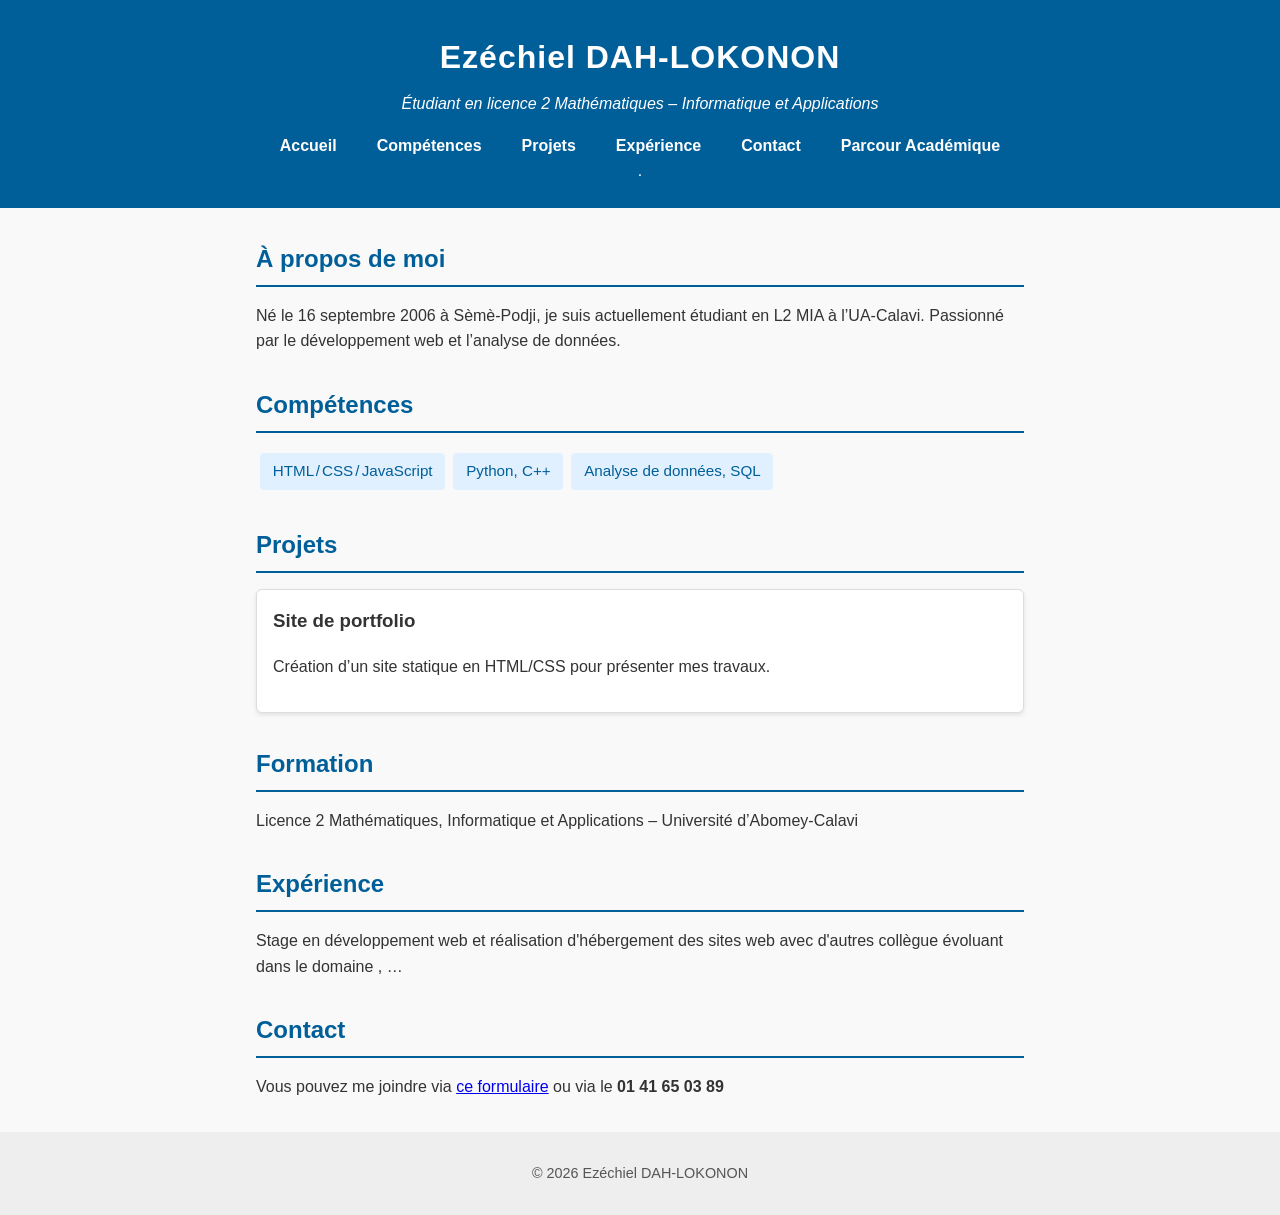
<file: index.html>
<!DOCTYPE html>
<html lang="fr">
<head>
    <meta charset="utf-8">
    <meta name="viewport" content="width=device-width, initial-scale=1">
    <title>Portfolio d’Ezéchiel DAH‑LOKONON</title>
    <!-- lien vers votre feuille de style -->
    <link rel="stylesheet" href="portf.css">
</head>

<body>

    <header>
        <h1>Ezéchiel DAH‑LOKONON</h1>
        <p>Étudiant en licence 2 Mathématiques – Informatique et Applications</p>

        <nav>
            <ul>
                <li><a href="accueil1.html">Accueil</a></li>
                <li><a href="compétences1.html">Compétences</a></li>
                <li><a href="projet1.html">Projets</a></li>
                <li><a href="expérience1.html">Expérience</a></li>
                <li><a href="contact1.html">Contact</a></li>
                <li><a href="skills1.html">Parcour Académique</a></li>
            </ul>
        </nav>.
    </header>

    <main>

        <section id="accueil">
            <h2>À propos de moi</h2>
            <p>Né le 16 septembre 2006 à Sèmè‑Podji, je suis actuellement étudiant en L2 MIA à l’UA‑Calavi. Passionné par le développement web et l’analyse de données.</p>
        </section>

        <section id="skills">
            <h2>Compétences</h2>
            <ul>
                <li>HTML / CSS / JavaScript</li>
                <li>Python, C++</li>
                <li>Analyse de données, SQL</li>
                <!-- ajoutez d'autres compétences -->
            </ul>
        </section>

        <section id="projets">
            <h2>Projets</h2>
            <article>
                <h3>Site de portfolio</h3>
                <p>Création d’un site statique en HTML/CSS pour présenter mes travaux.</p>
            </article>
            <!-- dupliquez l’article pour d’autres projets -->
        </section>

        <section id="education">
            <h2>Formation</h2>
            <p>Licence 2 Mathématiques, Informatique et Applications – Université d’Abomey‑Calavi</p>
        </section>

        <section id="experience">
            <h2>Expérience</h2>
            <p>Stage en développement web et réalisation d'hébergement des sites web avec d'autres collègue évoluant dans le domaine , …</p>
        </section>

        <section id="contact">
            <h2>Contact</h2>
            <p>Vous pouvez me joindre via <a href="formulaire.html">ce formulaire</a> ou via le <strong>01 41 65 03 89</strong></p>
        </section>

   
    </main>  
    <footer>
        <p>© 2026 Ezéchiel DAH‑LOKONON</p>
    </footer>

</body>
</html>
</file>
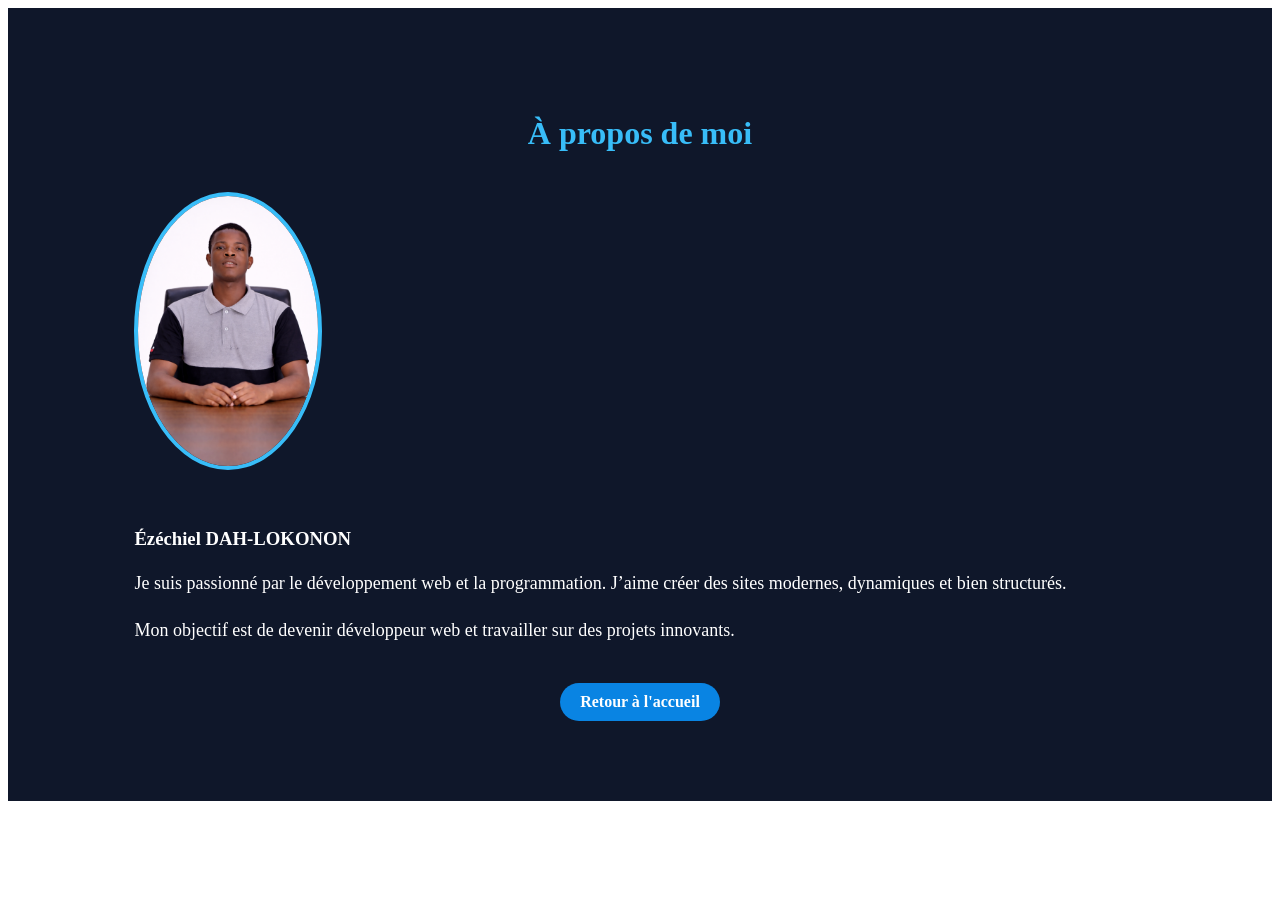
<file: accueil1.html>
<!DOCTYPE html>
<html lang="en">
<head>
    <meta charset="UTF-8">
    <meta name="viewport" content="width=device-width, initial-scale=1.0">
    <title>Document</title>
     <link rel="stylesheet" href="accueil1.css">
</head>
<body>
    <section id="about">
  <h2>À propos de moi</h2>
  <div class="about-container">
    <img src="file_00000000cea4720ab1f042d2f91b3ea4.png" alt="Ma photo" width="150">
    <div>
      <h3>Ézéchiel DAH-LOKONON</h3>
      <p>
        Je suis passionné par le développement web et la programmation.
        J’aime créer des sites modernes, dynamiques et bien structurés.
      </p>
      <p>
        Mon objectif est de devenir développeur web et travailler sur
        des projets innovants.
      </p>
    </div>
  </div>
 <div class="centre">
  <a href="index.html" class="retour">Retour à l'accueil</a>
 </div>
</section>
</body>
</html>
</file>
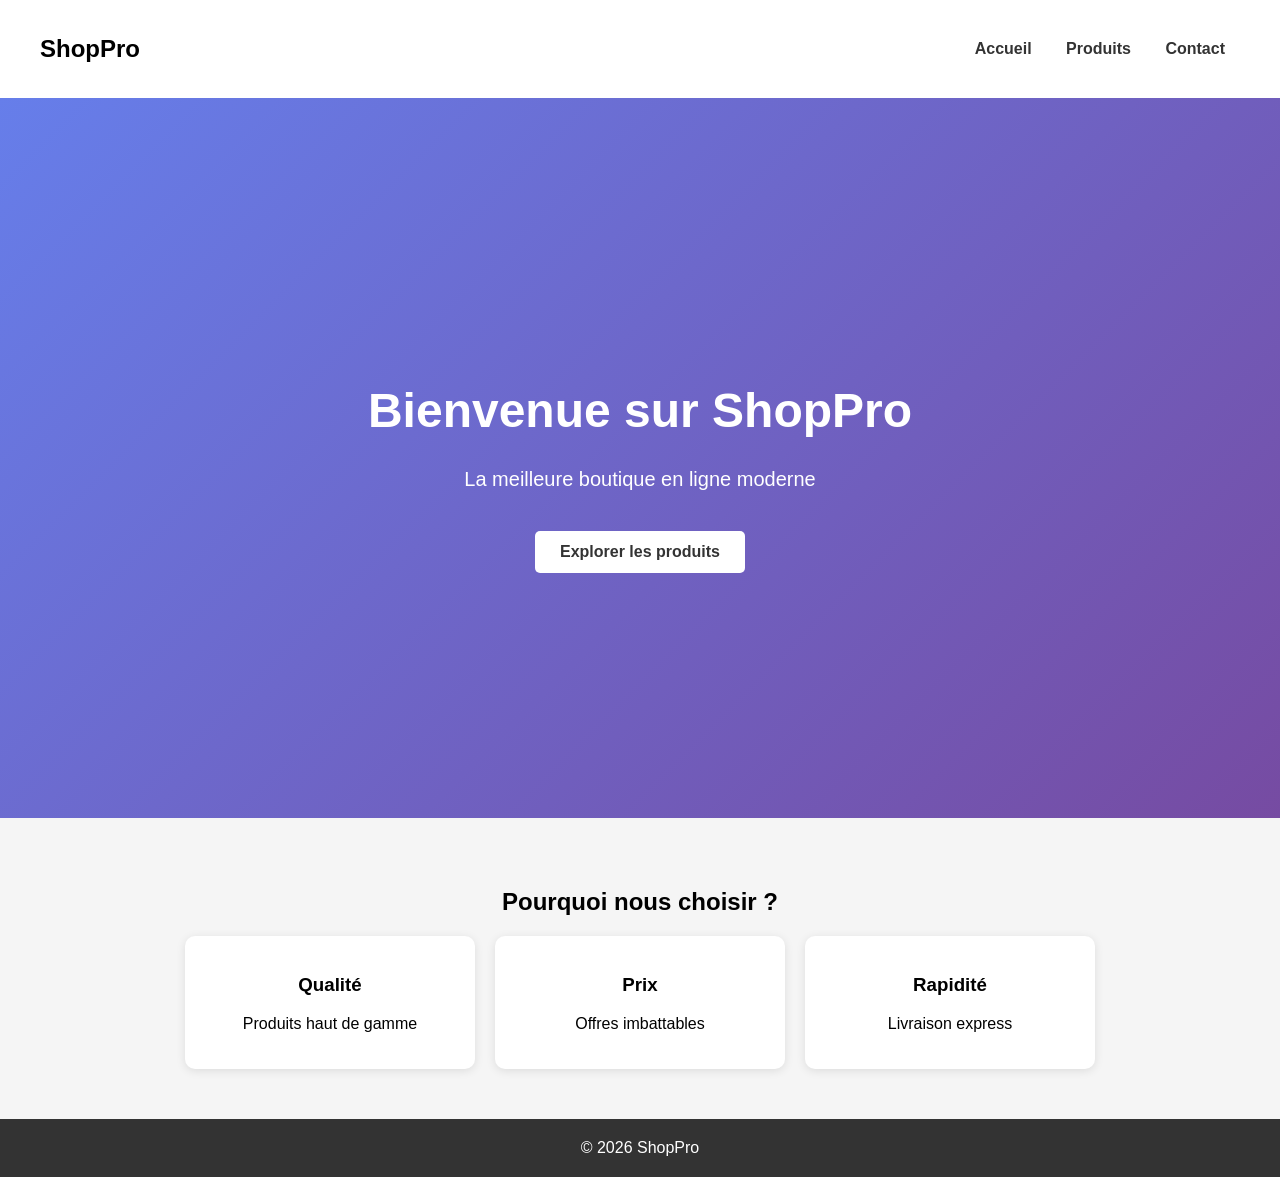
<file: accueilbou.html>
<!DOCTYPE html>
<html lang="fr">
<head>
<meta charset="UTF-8">
<meta name="viewport" content="width=device-width, initial-scale=1.0">
<title>Accueil - ShopPro</title>
<style>
body{margin:0;font-family:Arial;background:#f5f5f5}
header{display:flex;justify-content:space-between;align-items:center;padding:15px 40px;background:#fff;box-shadow:0 2px 5px rgba(0,0,0,0.1)}
nav a{margin:0 15px;text-decoration:none;color:#333;font-weight:bold}
.hero{height:80vh;display:flex;flex-direction:column;justify-content:center;align-items:center;text-align:center;background:linear-gradient(135deg,#667eea,#764ba2);color:white}
.hero h1{font-size:48px;margin-bottom:10px}
.hero p{font-size:20px}
.hero a{margin-top:20px;padding:12px 25px;background:white;color:#333;text-decoration:none;border-radius:5px;font-weight:bold}
.section{padding:50px;text-align:center}
.cards{display:flex;gap:20px;justify-content:center;flex-wrap:wrap}
.card{background:white;padding:20px;border-radius:10px;width:250px;box-shadow:0 2px 10px rgba(0,0,0,0.1)}
footer{text-align:center;padding:20px;background:#333;color:white}
</style>
</head>
<body>
<header>
<h2>ShopPro</h2>
<nav>
<a href="accueilbou.html">Accueil</a>
<a href="produits.html">Produits</a>
<a href="contactsbou.html">Contact</a>
</nav>
</header>
<section class="hero">
<h1>Bienvenue sur ShopPro</h1>
<p>La meilleure boutique en ligne moderne</p>
<a href="produits.html">Explorer les produits</a>
</section>
<section class="section">
<h2>Pourquoi nous choisir ?</h2>
<div class="cards">
<div class="card"><h3>Qualité</h3><p>Produits haut de gamme</p></div>
<div class="card"><h3>Prix</h3><p>Offres imbattables</p></div>
<div class="card"><h3>Rapidité</h3><p>Livraison express</p></div>
</div>
</section>
<footer>© 2026 ShopPro</footer>
</body>
</html>
</file>
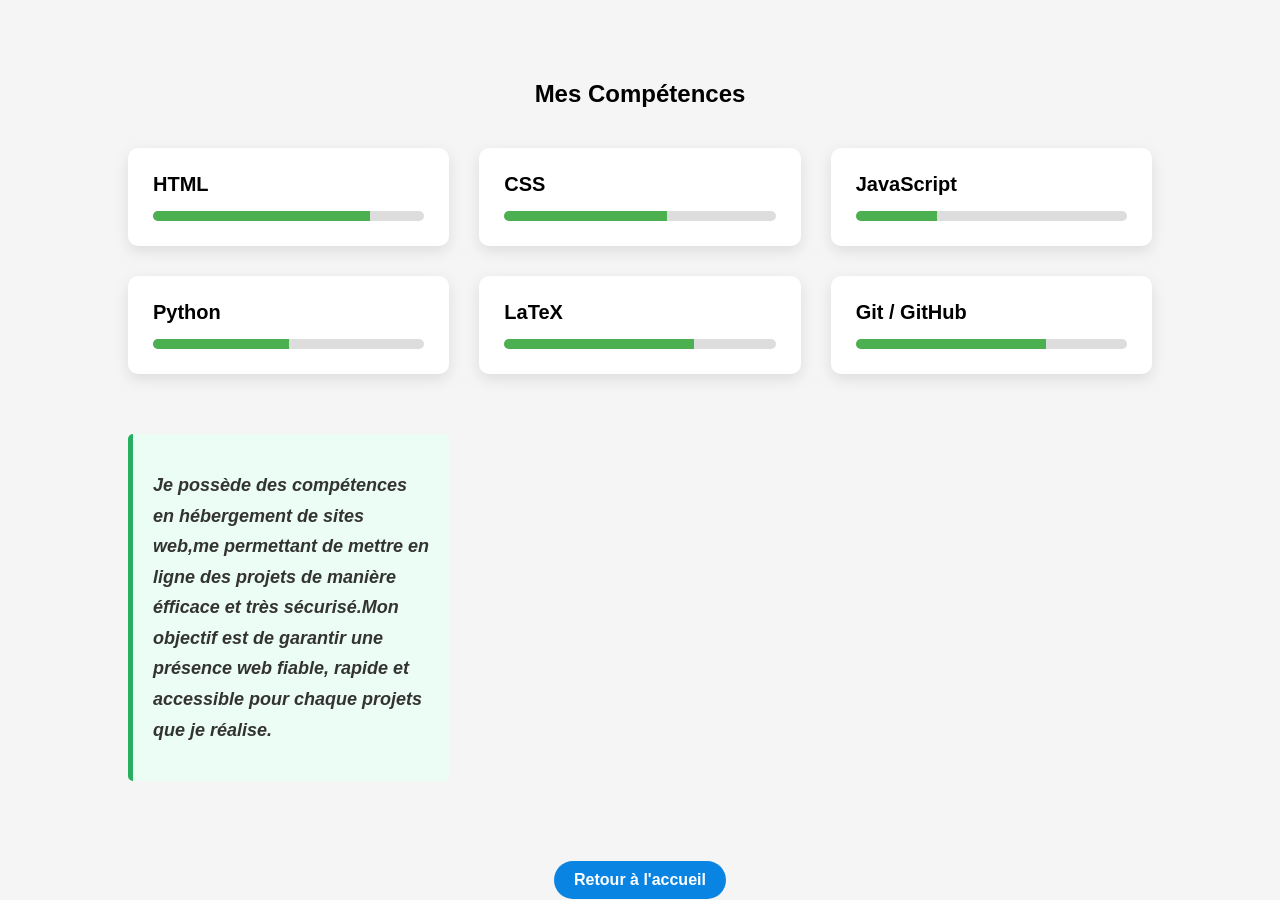
<file: compétences1.html>
<!DOCTYPE html>
<html lang="fr">
<head>
<meta charset="UTF-8">
<meta name="viewport" content="width=device-width, initial-scale=1.0">
<title>Mes Compétences</title>

<style>

body{
    font-family: Arial, sans-serif;
    margin:0;
    padding:0;
    background:#f5f5f5;
}

section{
    padding:60px 10%;
}

h2{
    text-align:center;
    margin-bottom:40px;
}

.skills-container{
    display:grid;
    grid-template-columns:repeat(auto-fit,minmax(250px,1fr));
    gap:30px;
}

.skill-card{
    background:white;
    padding:25px;
    border-radius:10px;
    box-shadow:0 5px 15px rgba(0,0,0,0.1);
    transition:transform 0.3s;
}

.skill-card:hover{
    transform:translateY(-5px);
}

.skill-title{
    font-size:20px;
    margin-bottom:15px;
    font-weight:bold;
}

.progress-bar{
    background:#ddd;
    border-radius:20px;
    overflow:hidden;
    height:10px;
}

.progress{
    height:10px;
    background:#4CAF50;
}

.retour {
  display: inline-block;
  margin-top: 20px;
  padding: 10px 20px;
  background-color: #0984e3;
  color: white;
  text-decoration: none;
  border-radius: 25px;
  font-weight: bold;
  transition: 0.3s;
}

.retour:hover {
  background-color: #0652DD;
  transform: scale(1.05);
}

.centre {
  text-align: center;
}

.description {
    font-size:18px;
    line-height:1.7;
    color:#333;
    text-align:justify;
   
}

.capacite {
  margin-top:30px;
  background:#ecfdf5;
  padding:20px;
  border-left:5px solid #27ae60;
  border-radius:5px;      
}
    

</style>

</head>

<body>

<section id="skills">

<h2>Mes Compétences</h2>

<div class="skills-container">

<div class="skill-card">
<div class="skill-title">HTML</div>
<div class="progress-bar">
<div class="progress" style="width:80%"></div>
</div>
</div>

<div class="skill-card">
<div class="skill-title">CSS</div>
<div class="progress-bar">
<div class="progress" style="width:60%"></div>
</div>
</div>

<div class="skill-card">
<div class="skill-title">JavaScript</div>
<div class="progress-bar">
<div class="progress" style="width:30%"></div>
</div>
</div>

<div class="skill-card">
<div class="skill-title">Python</div>
<div class="progress-bar">
<div class="progress" style="width:50%"></div>
</div>
</div>

<div class="skill-card">
<div class="skill-title">LaTeX</div>
<div class="progress-bar">
<div class="progress" style="width:70%"></div>
</div>
</div>

<div class="skill-card">
<div class="skill-title">Git / GitHub</div>
<div class="progress-bar">
<div class="progress" style="width:70%"></div>
</div>
</div>

<div class="capacite">
<p><strong><em class="description">Je possède des compétences en hébergement de sites web,me permettant de mettre en ligne des projets de manière éfficace et très sécurisé.Mon objectif est de garantir une présence web fiable, rapide et accessible pour chaque projets que je réalise.  </strong> </em></p>
</div>    

</div>

</section>
<div class="centre">
  <a href="index.html" class="retour">Retour à l'accueil</a>
</div>  
</body>
</html>
</file>
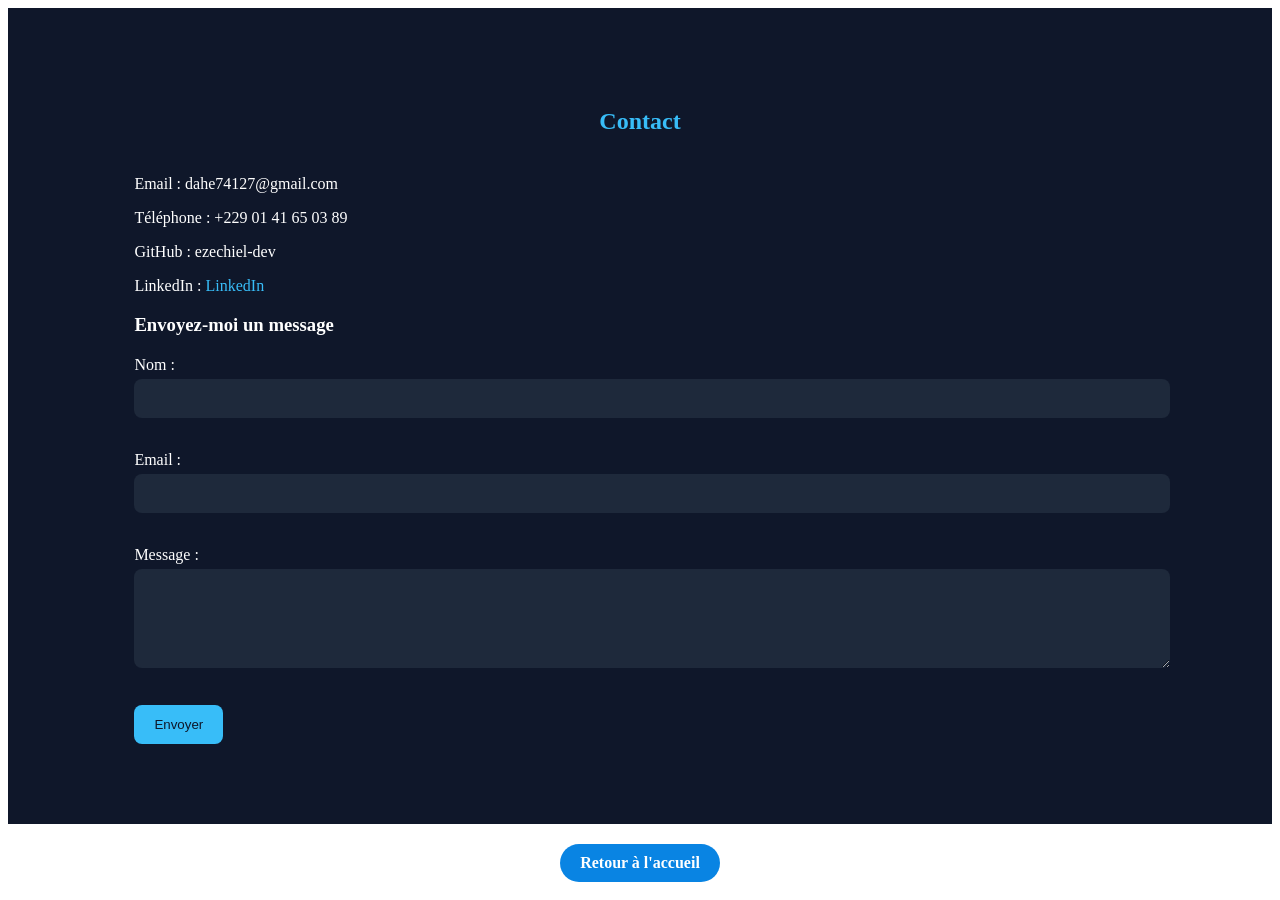
<file: contact1.html>
<!DOCTYPE html>
<html lang="en">
<head>
    <meta charset="UTF-8">
    <meta name="viewport" content="width=device-width, initial-scale=1.0">
    <title>Document</title>
    <link rel="stylesheet" href="contact1.css">
</head>
<body>
    <section id="contact">
  <h2>Contact</h2>

  <p>Email : dahe74127@gmail.com</a></p>
  <p>Téléphone : +229 01 41 65 03 89</p>
  <p>GitHub : ezechiel-dev</p>
  <p>LinkedIn : <a href="#"> LinkedIn</a></p>

  <h3>Envoyez-moi un message</h3>
  <form action="https://formspree.io/f/maqpvear" method="post">
    <label>Nom :</label><br>
    <input type="text" name="name"><br><br>

    <label>Email :</label><br>
    <input type="email" name="email"><br><br>

    <label>Message :</label><br>
    <textarea name="message" rows="5"></textarea><br><br>

    <button type="submit">Envoyer</button>
  </form>
</section>
<div class="centre">
  <a href="index.html" class="retour">Retour à l'accueil</a>
 </div> 
</body>
</html>
</file>
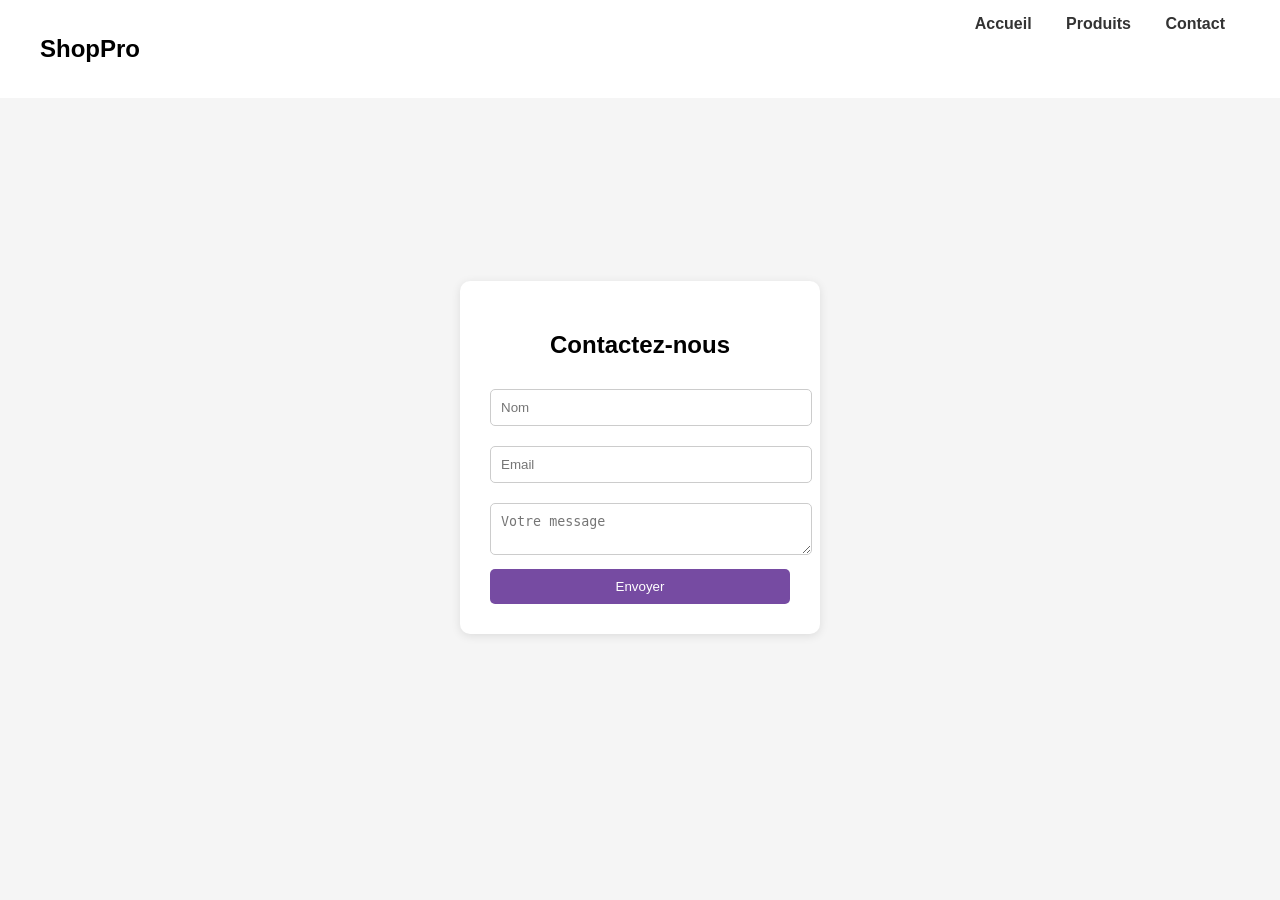
<file: contactsbou.html>
<!DOCTYPE html>
<html lang="fr">
<head>
<meta charset="UTF-8">
<meta name="viewport" content="width=device-width, initial-scale=1.0">
<title>Contact - ShopPro</title>
<style>
body{margin:0;font-family:Arial;background:#f5f5f5}
header{display:flex;justify-content:space-between;padding:15px 40px;background:white}
nav a{margin:0 15px;text-decoration:none;color:#333;font-weight:bold}
.container{display:flex;justify-content:center;align-items:center;height:80vh}
.form{background:white;padding:30px;border-radius:10px;width:300px;box-shadow:0 2px 10px rgba(0,0,0,0.1)}
.form h2{text-align:center}
.form input,.form textarea{width:100%;margin:10px 0;padding:10px;border:1px solid #ccc;border-radius:5px}
button{width:100%;padding:10px;background:#764ba2;color:white;border:none;border-radius:5px}
</style>
</head>
<body>
<header>
<h2>ShopPro</h2>
<nav>
<a href="accueilbou.html">Accueil</a>
<a href="produits.html">Produits</a>
<a href="contactsbou.html">Contact</a>
</nav>
</header>
<div class="container">
<form class="form">
<h2>Contactez-nous</h2>
<input type="text" placeholder="Nom">
<input type="email" placeholder="Email">
<textarea placeholder="Votre message"></textarea>
<button>Envoyer</button>
</form>
</div>
</body>
</html>
</file>
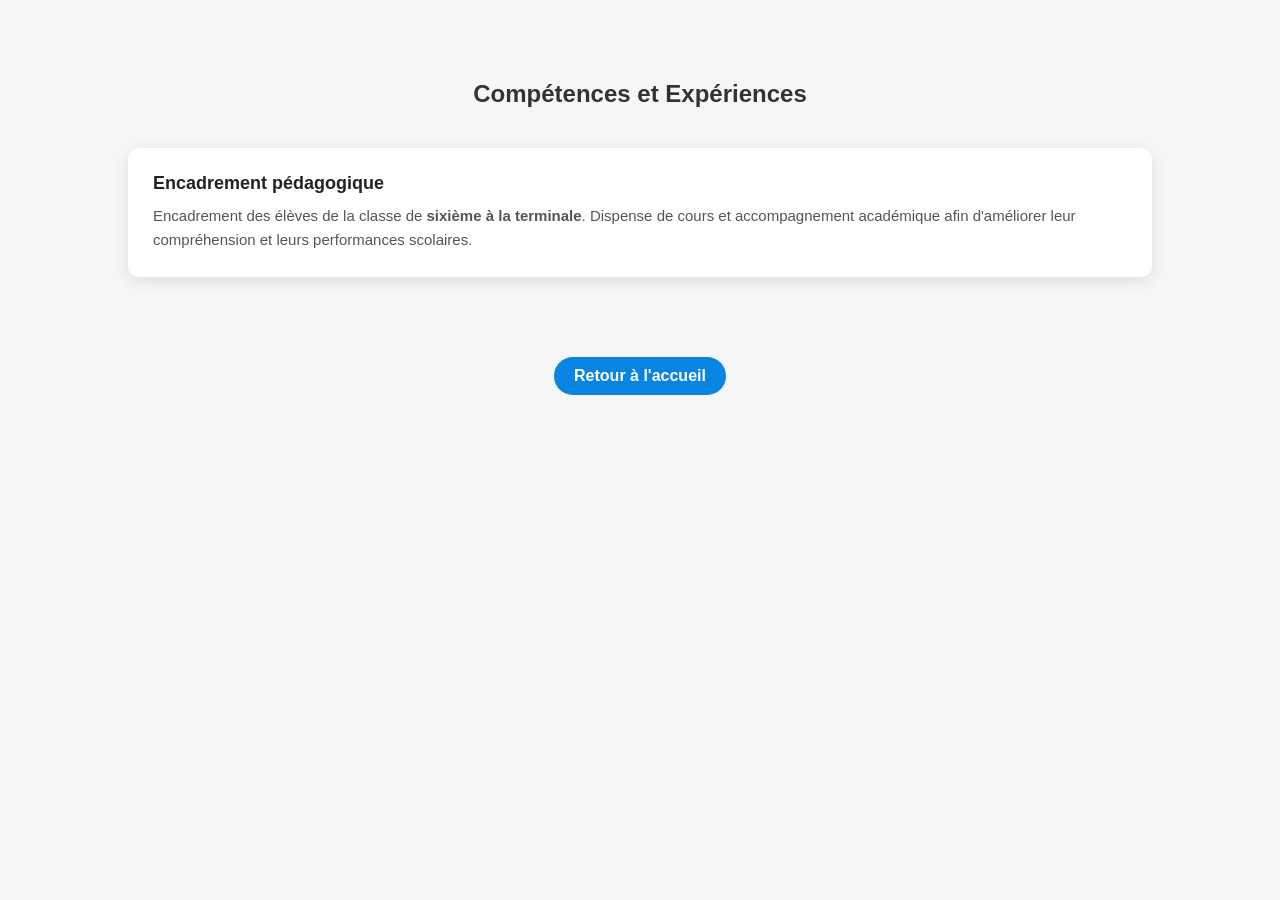
<file: expérience1.html>
<!DOCTYPE html>
<html lang="fr">
<head>
<meta charset="UTF-8">
<meta name="viewport" content="width=device-width, initial-scale=1.0">

<title>Mes Compétences</title>

<style>

body{
font-family: Arial, sans-serif;
margin:0;
padding:0;
background:#f4f6f8;
}

section{
padding:60px 10%;
}

h2{
text-align:center;
margin-bottom:40px;
color:#333;
}

.skills-container{
display:grid;
grid-template-columns:repeat(auto-fit,minmax(250px,1fr));
gap:25px;
}

.skill-card{
background:white;
padding:25px;
border-radius:10px;
box-shadow:0 4px 15px rgba(0,0,0,0.1);
transition:0.3s;
}

.skill-card:hover{
transform:translateY(-5px);
}

.skill-title{
font-size:18px;
font-weight:bold;
margin-bottom:10px;
color:#222;
}

.skill-description{
font-size:15px;
color:#555;
line-height:1.6;
}

.retour {
  display: inline-block;
  margin-top: 20px;
  padding: 10px 20px;
  background-color: #0984e3;
  color: white;
  text-decoration: none;
  border-radius: 25px;
  font-weight: bold;
  transition: 0.3s;
}

.retour:hover {
  background-color: #0652DD;
  transform: scale(1.05);
}

.centre {
  text-align: center;
}

</style>
</head>

<body>

<section id="skills">

<h2>Compétences et Expériences</h2>

<div class="skills-container">

<div class="skill-card">
<div class="skill-title">Encadrement pédagogique</div>

<div class="skill-description">
Encadrement des élèves de la classe de <strong>sixième à la terminale</strong>.  
Dispense de cours et accompagnement académique afin d'améliorer leur compréhension et leurs performances scolaires.
</div>

</div>

</div>

</section>

<div class="centre">
  <a href="index.html" class="retour">Retour à l'accueil</a>
 </div> 

</body>
</html>
</file>
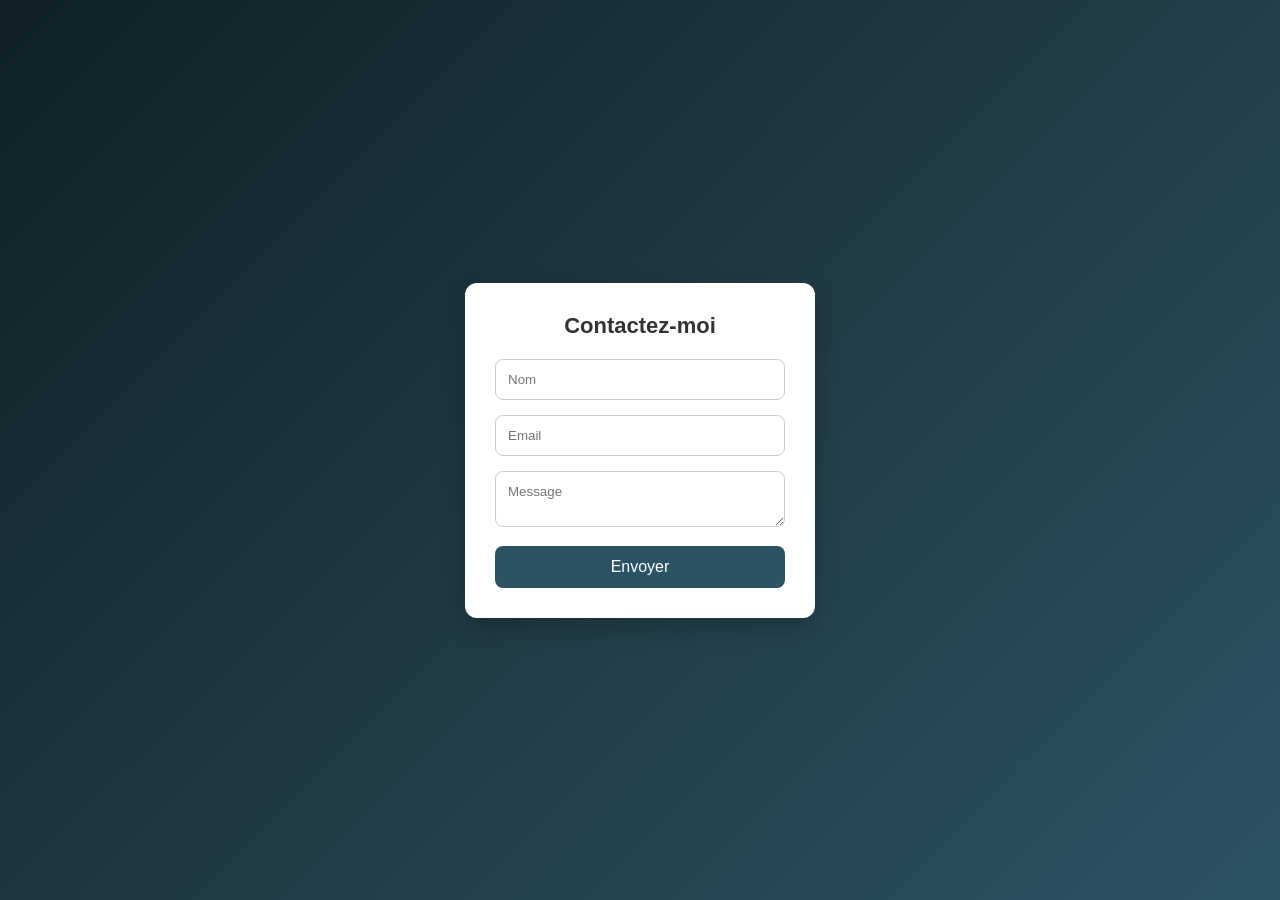
<file: formulaire.html>
<!DOCTYPE html>
<html lang="en">
<head>
    <meta charset="UTF-8">
    <meta name="viewport" content="width=device-width, initial-scale=1.0">
    <title>Document</title>
    <link rel="stylesheet" href="formulaire.css">
</head>
<body>
    

<form action="https://formspree.io/f/maqpvear" method="post">

  <input type="text" name="name" placeholder="Nom" required>

  <input type="email" name="email" placeholder="Email" required>

  <textarea name="message" placeholder="Message" required></textarea>

  <button type="submit">Envoyer</button>

</form>

</body>
</file>
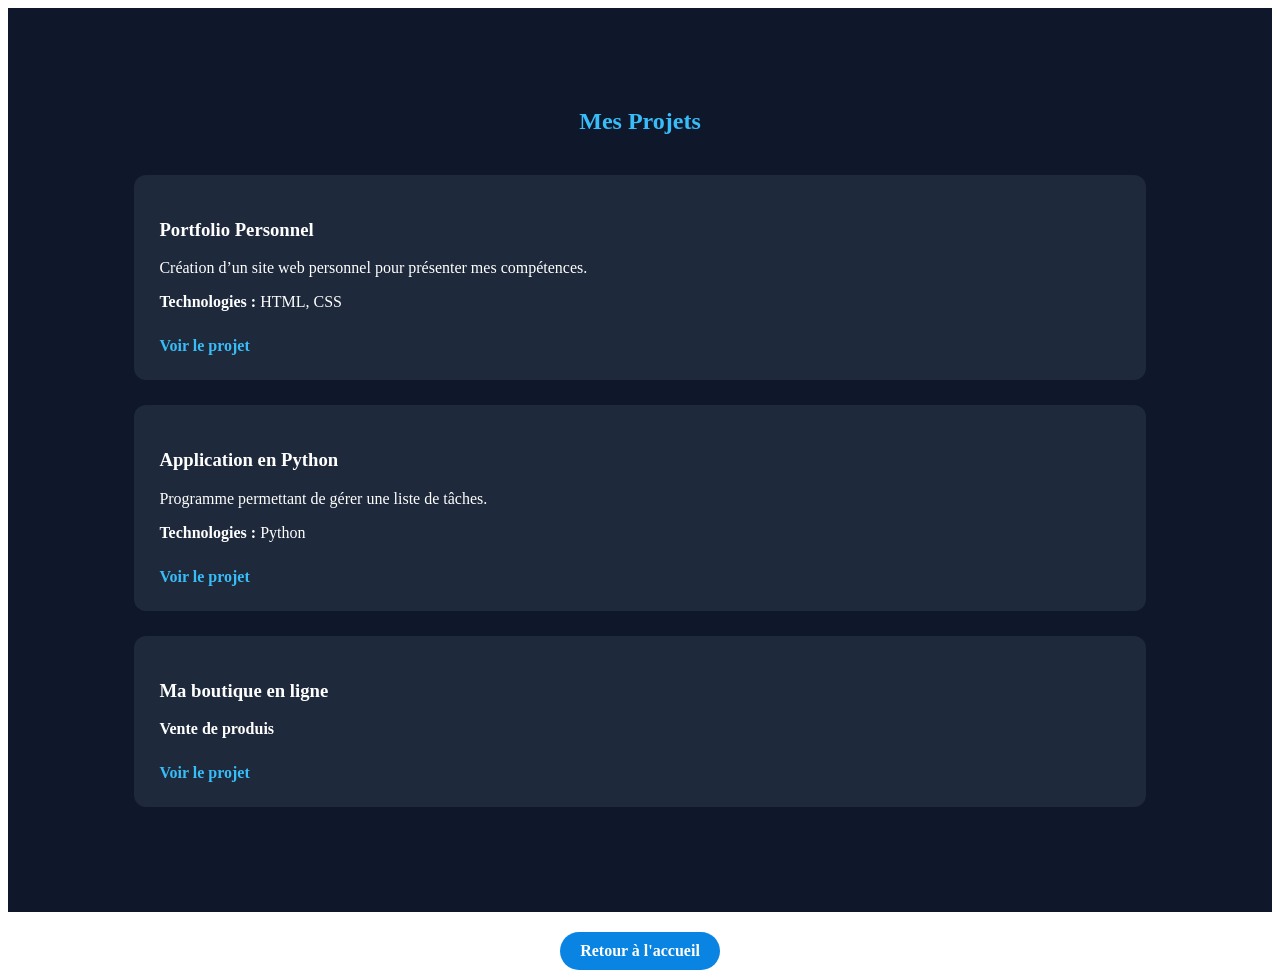
<file: projet1.html>
<!DOCTYPE html>
<html lang="en">
<head>
    <meta charset="UTF-8">
    <meta name="viewport" content="width=device-width, initial-scale=1.0">
    <title>Document</title>
    <link rel="stylesheet" href="projet1.css">
</head>
<body>
   <section id="projects">
  <h2>Mes Projets</h2>

  <div class="project">
    <h3>Portfolio Personnel</h3>
    <p>Création d’un site web personnel pour présenter mes compétences.</p>
    <p><strong>Technologies :</strong> HTML, CSS</p>
    <a href="#">Voir le projet</a>
  </div>

  <div class="project">
    <h3>Application en Python</h3>
    <p>Programme permettant de gérer une liste de tâches.</p>
    <p><strong>Technologies :</strong> Python</p>
    <a href="#">Voir le projet</a>
  </div>

  <div class="project">
    <h3>Ma boutique en ligne</h3>
    <p><strong>Vente de produis</strong></p>
    <a href="boutique.html">Voir le projet</a>
  </div>

</section> 
<div class="centre">
  <a href="index.html" class="retour">Retour à l'accueil</a>
 </div>
</body>
</html>
</file>
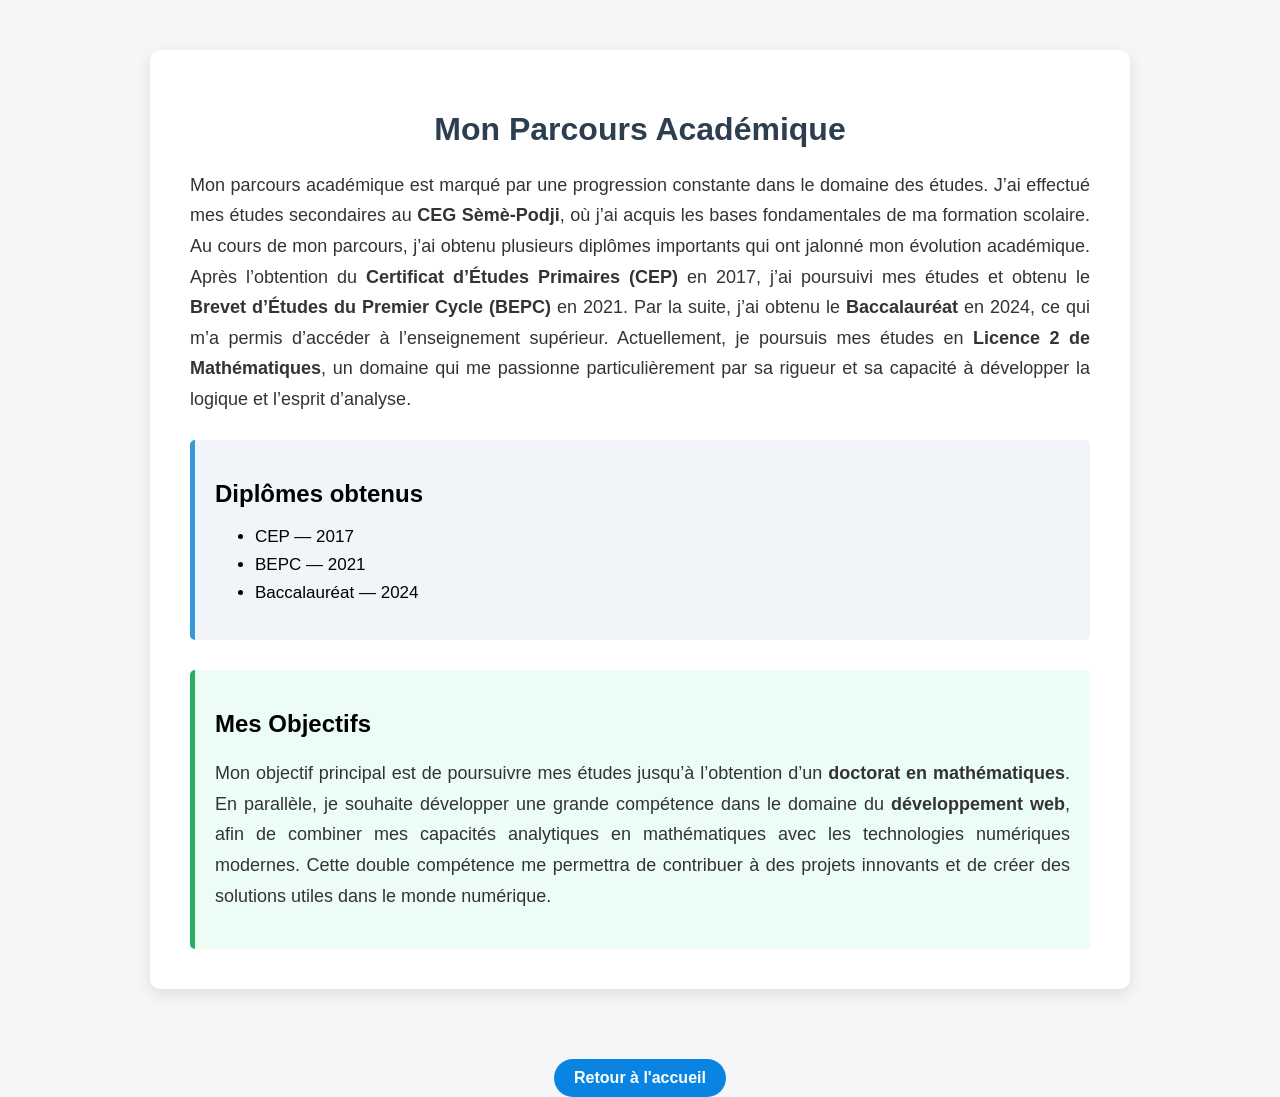
<file: skills1.html>
<!DOCTYPE html>
<html lang="fr">
<head>
    <meta charset="UTF-8">
    <title>Mon Parcours Académique</title>

    <style>
        body{
            font-family: Arial, Helvetica, sans-serif;
            background-color:#f4f6f8;
            margin:0;
            padding:0;
        }

        .container{
            width:80%;
            max-width:900px;
            margin:50px auto;
            background:white;
            padding:40px;
            border-radius:10px;
            box-shadow:0 5px 15px rgba(0,0,0,0.1);
        }

        h1{
            text-align:center;
            color:#2c3e50;
        }

        p{
            font-size:18px;
            line-height:1.7;
            color:#333;
            text-align:justify;
        }

        .diplomes{
            margin-top:25px;
            padding:20px;
            background:#f1f5f9;
            border-left:5px solid #3498db;
            border-radius:5px;
        }

        ul{
            font-size:17px;
        }

        li{
            margin:8px 0;
        }

        .objectif{
            margin-top:30px;
            background:#ecfdf5;
            padding:20px;
            border-left:5px solid #27ae60;
            border-radius:5px;
        }

        .retour {
  display: inline-block;
  margin-top: 20px;
  padding: 10px 20px;
  background-color: #0984e3;
  color: white;
  text-decoration: none;
  border-radius: 25px;
  font-weight: bold;
  transition: 0.3s;
}

.retour:hover {
  background-color: #0652DD;
  transform: scale(1.05);
}

.centre {
  text-align: center;
}
    </style>
</head>

<body>

<div class="container">

    <h1>Mon Parcours Académique</h1>

    <p>
        Mon parcours académique est marqué par une progression constante dans le domaine des études.
        J’ai effectué mes études secondaires au <strong>CEG Sèmè-Podji</strong>, où j’ai acquis les bases
        fondamentales de ma formation scolaire. Au cours de mon parcours, j’ai obtenu plusieurs diplômes
        importants qui ont jalonné mon évolution académique. Après l’obtention du
        <strong>Certificat d’Études Primaires (CEP)</strong> en 2017, j’ai poursuivi mes études et obtenu le
        <strong>Brevet d’Études du Premier Cycle (BEPC)</strong> en 2021. Par la suite, j’ai obtenu le
        <strong>Baccalauréat</strong> en 2024, ce qui m’a permis d’accéder à l’enseignement supérieur.
        Actuellement, je poursuis mes études en <strong>Licence 2 de Mathématiques</strong>, un domaine
        qui me passionne particulièrement par sa rigueur et sa capacité à développer la logique et
        l’esprit d’analyse.
    </p>

    <div class="diplomes">
        <h2>Diplômes obtenus</h2>
        <ul>
            <li>CEP — 2017</li>
            <li>BEPC — 2021</li>
            <li>Baccalauréat — 2024</li>
        </ul>
    </div>

    <div class="objectif">
        <h2>Mes Objectifs</h2>
        <p>
            Mon objectif principal est de poursuivre mes études jusqu’à l’obtention d’un
            <strong>doctorat en mathématiques</strong>. En parallèle, je souhaite développer une
            grande compétence dans le domaine du <strong>développement web</strong>, afin de
            combiner mes capacités analytiques en mathématiques avec les technologies
            numériques modernes. Cette double compétence me permettra de contribuer
            à des projets innovants et de créer des solutions utiles dans le monde
            numérique.
        </p>
    </div>

</div>

<div class="centre">
  <a href="index.html" class="retour">Retour à l'accueil</a>
</div>

</body>
</html>
</file>
<file: portf.css>
/* ---------- mise en page générale ---------- */
*,
*::before,
*::after {
    box-sizing: border-box;
}

body {
    margin: 0;
    font-family: "Segoe UI", Tahoma, Geneva, Verdana, sans-serif;
    background: #f9f9f9;
    color: #333;
    line-height: 1.6;
}

/* ---------- en-tête ---------- */
header {
    background: #005f99;
    color: #fff;
    padding: 2rem 1rem 1.5rem;
    text-align: center;
}

header h1 {
    margin: 0;
    font-size: 2rem;
    letter-spacing: 1px;
}

header p {
    margin: .5rem 0 1rem;
    font-style: italic;
}

/* ---------- navigation ---------- */
nav ul {
    list-style: none;
    padding: 0;
    margin: 0 auto;
    display: flex;
    justify-content: center;
    flex-wrap: wrap;
}

nav li {
    margin: 0 .5rem;
}

nav a {
    color: #fff;
    text-decoration: none;
    font-weight: 600;
    padding: .5rem .75rem;
    transition: background .2s, color .2s;
}

nav a:hover,
nav a:focus {
    background: rgba(255, 255, 255, .2);
    border-radius: 4px;
}

/* ---------- contenu principal ---------- */
main {
    max-width: 800px;
    margin: 2rem auto;
    padding: 0 1rem;
}

section {
    margin-bottom: 2rem;
}

section h2 {
    border-bottom: 2px solid #005f99;
    padding-bottom: .4rem;
    margin-bottom: 1rem;
    color: #005f99;
}

/* compétences sous forme de “badges” */
#skills ul {
    display: flex;
    flex-wrap: wrap;
    padding: 0;
    margin: 0;
}

#skills li {
    list-style: none;
    background: #e0f0ff;
    color: #005f99;
    margin: .25rem;
    padding: .4rem .8rem;
    border-radius: 4px;
    font-size: .95rem;
}

/* projets présentés en cartes */
#projets article {
    background: #fff;
    border: 1px solid #ddd;
    border-radius: 6px;
    padding: 1rem;
    margin-bottom: 1rem;
    box-shadow: 0 2px 4px rgba(0, 0, 0, .1);
}

#projets h3 {
    margin-top: 0;
}

/* footer simple */
footer {
    background: #eee;
    color: #555;
    text-align: center;
    padding: 1rem 0;
    font-size: .9rem;
}

/* ---------- responsive ------------ */
@media (max-width: 600px) {
    nav ul {
        flex-direction: column;
    }
    nav li {
        margin: .25rem 0;
    }
}
</file>
<file: accueil1.css>
/* ===== SECTION A PROPOS ===== */
#about {
  background: #0f172a;
  padding: 80px 10%;
  color: white;
}

#about h2 {
  text-align: center;
  font-size: 32px;
  margin-bottom: 40px;
  color: #38bdf8;
}

.about-container {
  display: flex;
  align-items: center;
  gap: 40px;
  flex-wrap: wrap;
}

.about-container img {
  width: 180px;
  border-radius: 50%;
  border: 4px solid #38bdf8;
}

.about-container p {
  font-size: 18px;
  line-height: 1.6;
}

.retour {
  display: inline-block;
  margin-top: 20px;
  padding: 10px 20px;
  background-color: #0984e3;
  color: white;
  text-decoration: none;
  border-radius: 25px;
  font-weight: bold;
  transition: 0.3s;
}

.retour:hover {
  background-color: #0652DD;
  transform: scale(1.05);
}

.centre {
  text-align: center;
}
</file>
<file: contact1.css>
/* ===== SECTION CONTACT ===== */
#contact {
  background: #0f172a;
  padding: 80px 10%;
  color: white;
}

#contact h2 {
  text-align: center;
  margin-bottom: 40px;
  color: #38bdf8;
}

#contact a {
  color: #38bdf8;
  text-decoration: none;
}

form {
  margin-top: 20px;
}

input, textarea {
  width: 100%;
  padding: 12px;
  margin-top: 5px;
  margin-bottom: 15px;
  border-radius: 8px;
  border: none;
  background: #1e293b;
  color: white;
}

button {
  background: #38bdf8;
  color: #0f172a;
  padding: 12px 20px;
  border: none;
  border-radius: 8px;
  cursor: pointer;
  transition: 0.3s;
}

button:hover {
  background: #0ea5e9;
}

.retour {
  display: inline-block;
  margin-top: 20px;
  padding: 10px 20px;
  background-color: #0984e3;
  color: white;
  text-decoration: none;
  border-radius: 25px;
  font-weight: bold;
  transition: 0.3s;
}

.retour:hover {
  background-color: #0652DD;
  transform: scale(1.05);
}

.centre {
  text-align: center;
}
</file>
<file: formulaire.css>
/* Reset de base */
* {
  margin: 0;
  padding: 0;
  box-sizing: border-box;
  font-family: Arial, sans-serif;
}

/* Corps de la page */
body {
  background: linear-gradient(135deg, #0f2027, #203a43, #2c5364);
  height: 100vh;
  display: flex;
  justify-content: center;
  align-items: center;
}

/* Conteneur du formulaire */
form {
  background: #ffffff;
  padding: 30px;
  border-radius: 12px;
  width: 350px;
  box-shadow: 0 10px 25px rgba(0,0,0,0.2);
}

/* Titre */
form::before {
  content: "Contactez-moi";
  display: block;
  font-size: 22px;
  font-weight: bold;
  margin-bottom: 20px;
  text-align: center;
  color: #333;
}

/* Inputs et textarea */
input, textarea {
  width: 100%;
  padding: 12px;
  margin-bottom: 15px;
  border: 1px solid #ccc;
  border-radius: 8px;
  outline: none;
  transition: 0.3s;
}

/* Effet focus */
input:focus, textarea:focus {
  border-color: #2c5364;
  box-shadow: 0 0 5px rgba(44, 83, 100, 0.5);
}

/* Bouton */
button {
  width: 100%;
  padding: 12px;
  background: #2c5364;
  color: white;
  border: none;
  border-radius: 8px;
  font-size: 16px;
  cursor: pointer;
  transition: 0.3s;
}

/* Hover bouton */
button:hover {
  background: #203a43;
}
</file>
<file: projet1.css>
/* ===== SECTION PROJETS ===== */
#projects {
  background: #0f172a;
  padding: 80px 10%;
  color: white;
}

#projects h2 {
  text-align: center;
  margin-bottom: 40px;
  color: #38bdf8;
}

.project {
  background: #1e293b;
  padding: 25px;
  margin-bottom: 25px;
  border-radius: 12px;
  transition: 0.3s;
}

.project:hover {
  transform: scale(1.03);
}

.project a {
  display: inline-block;
  margin-top: 10px;
  text-decoration: none;
  color: #38bdf8;
  font-weight: bold;
}

.retour {
  display: inline-block;
  margin-top: 20px;
  padding: 10px 20px;
  background-color: #0984e3;
  color: white;
  text-decoration: none;
  border-radius: 25px;
  font-weight: bold;
  transition: 0.3s;
}

.retour:hover {
  background-color: #0652DD;
  transform: scale(1.05);
}

.centre {
  text-align: center;
}
</file>
